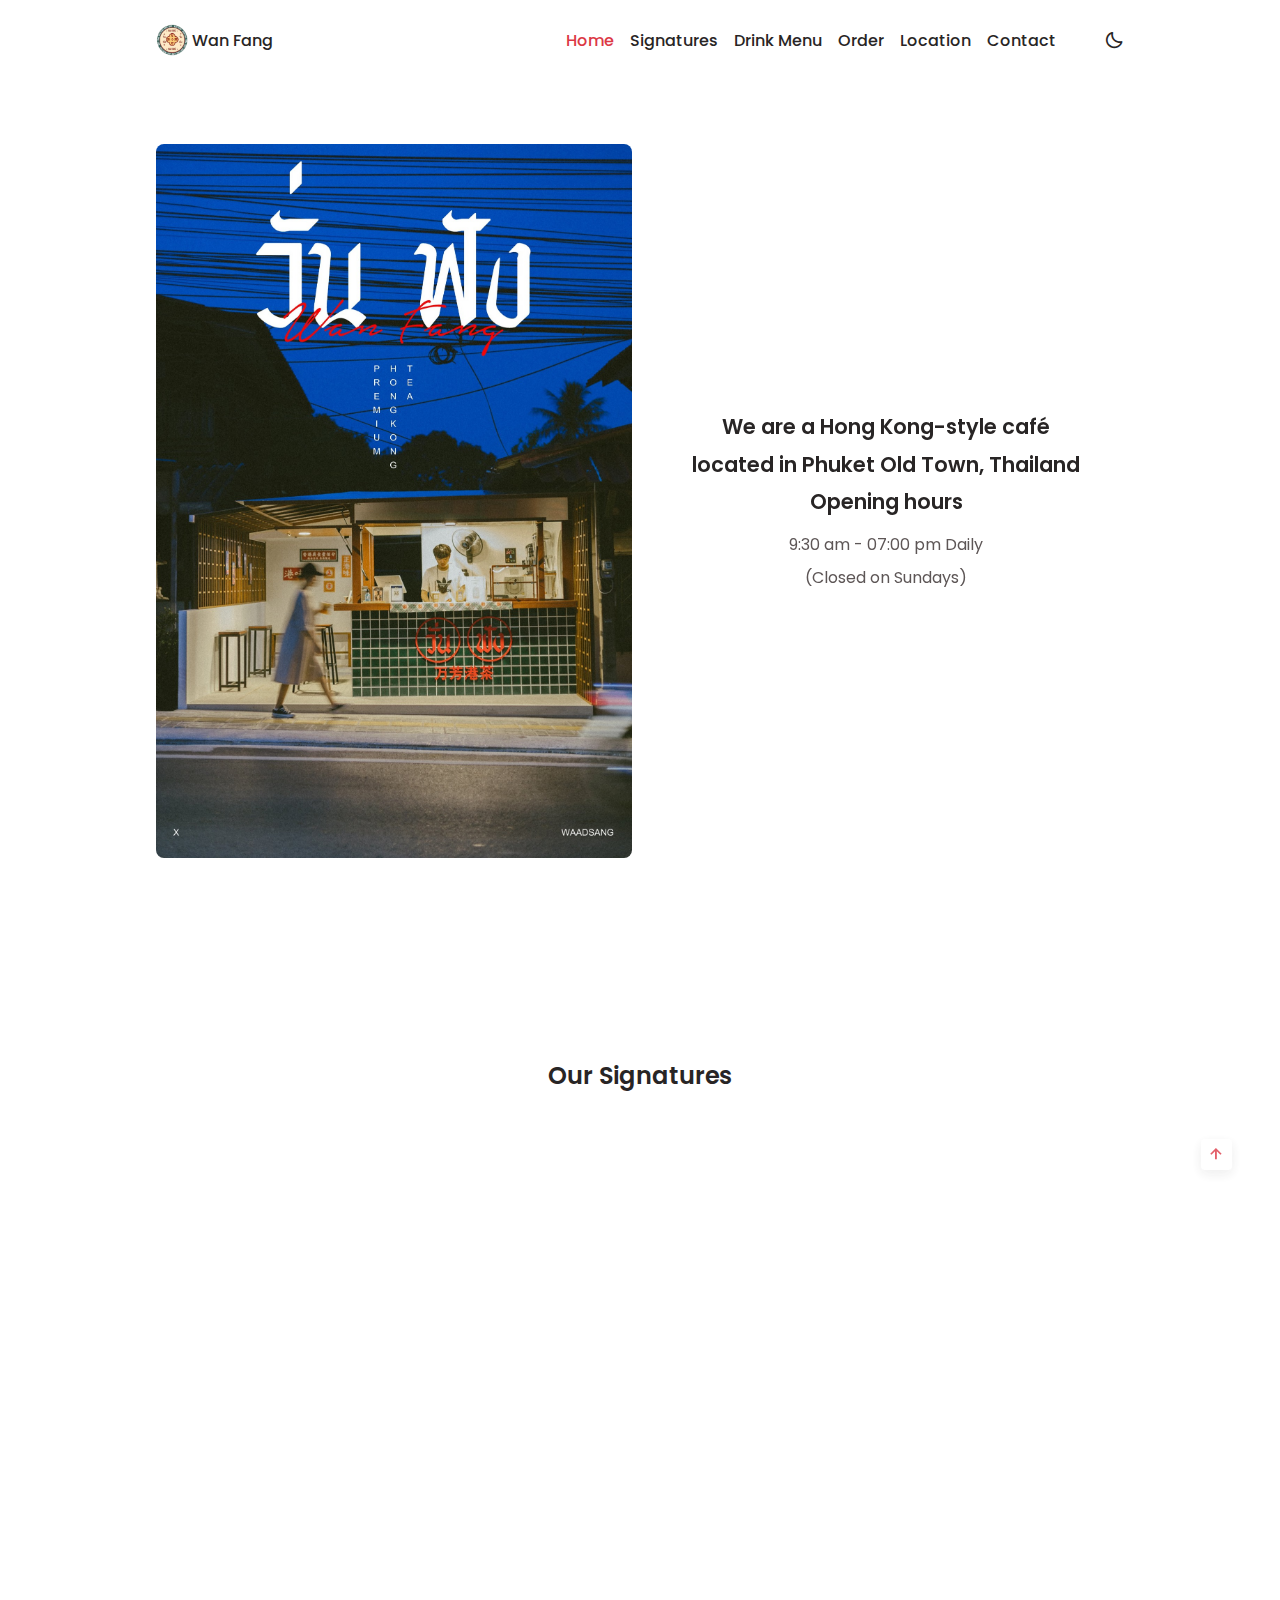
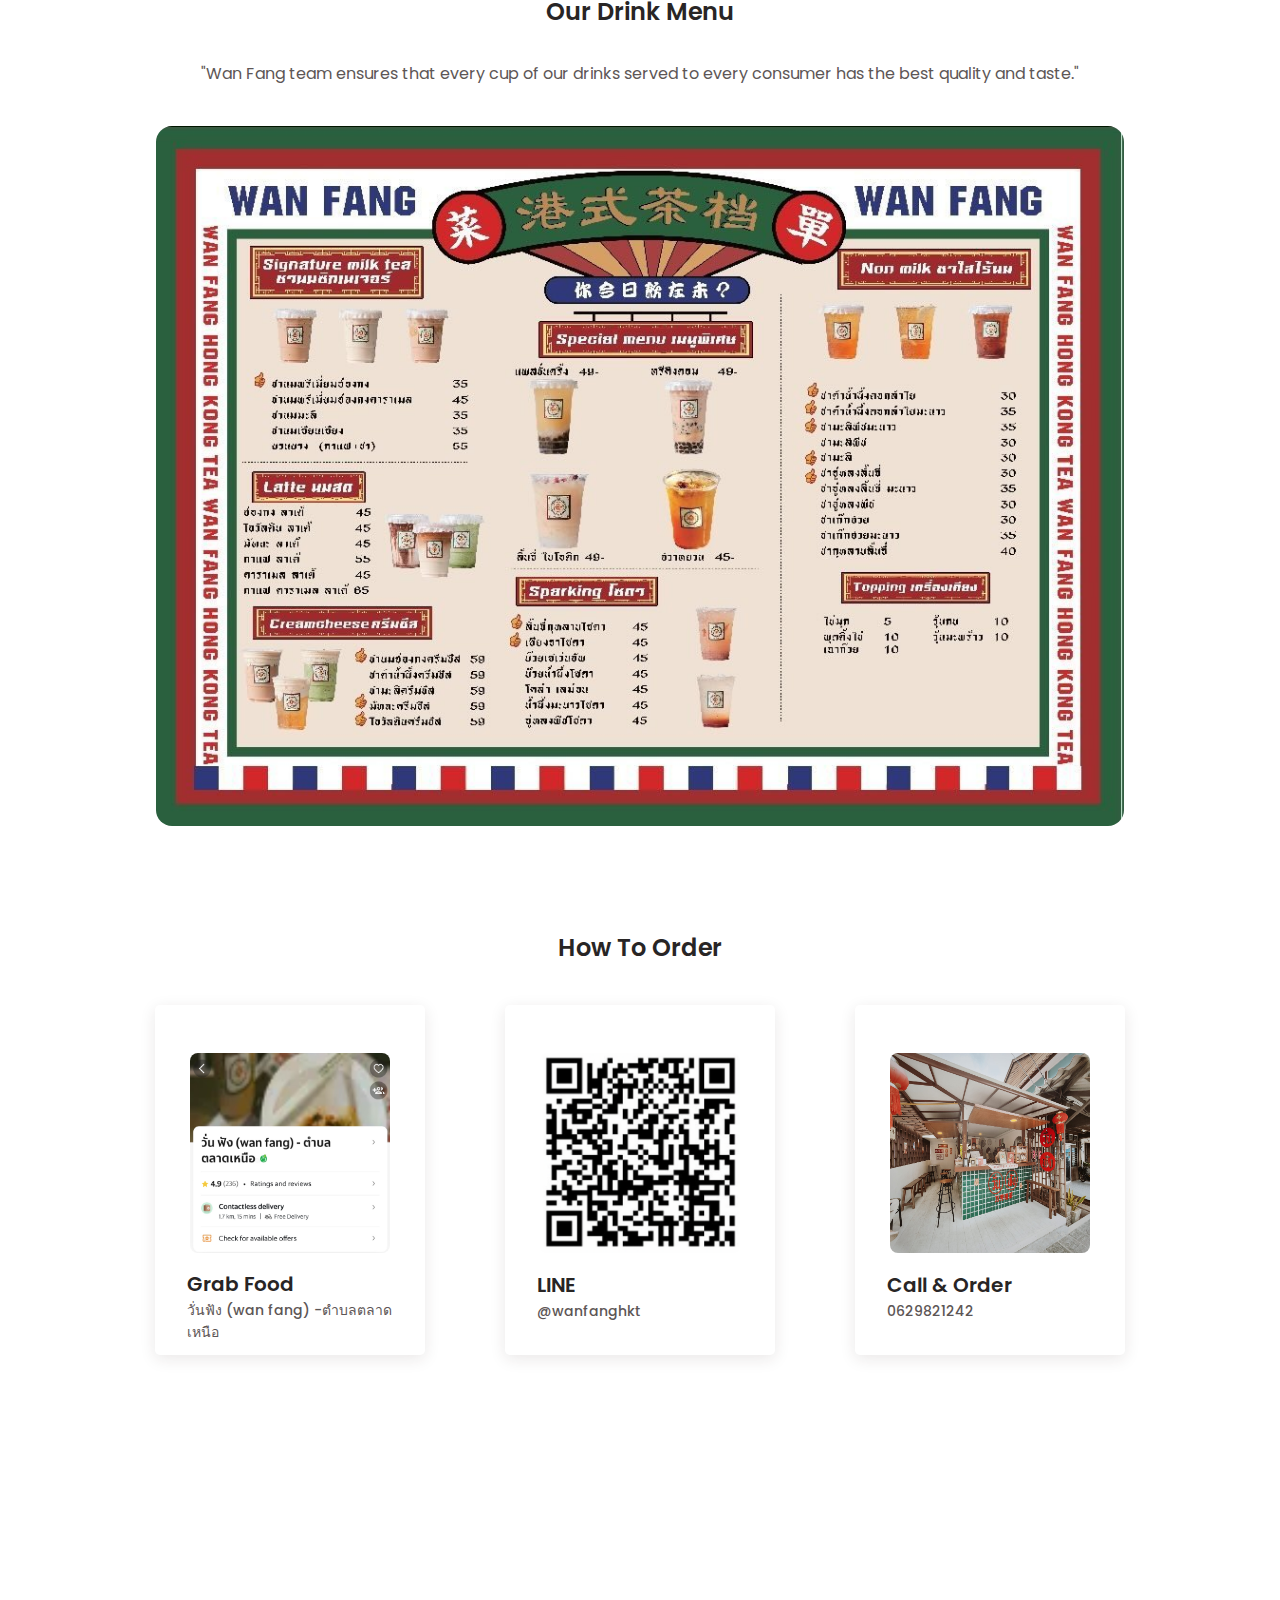
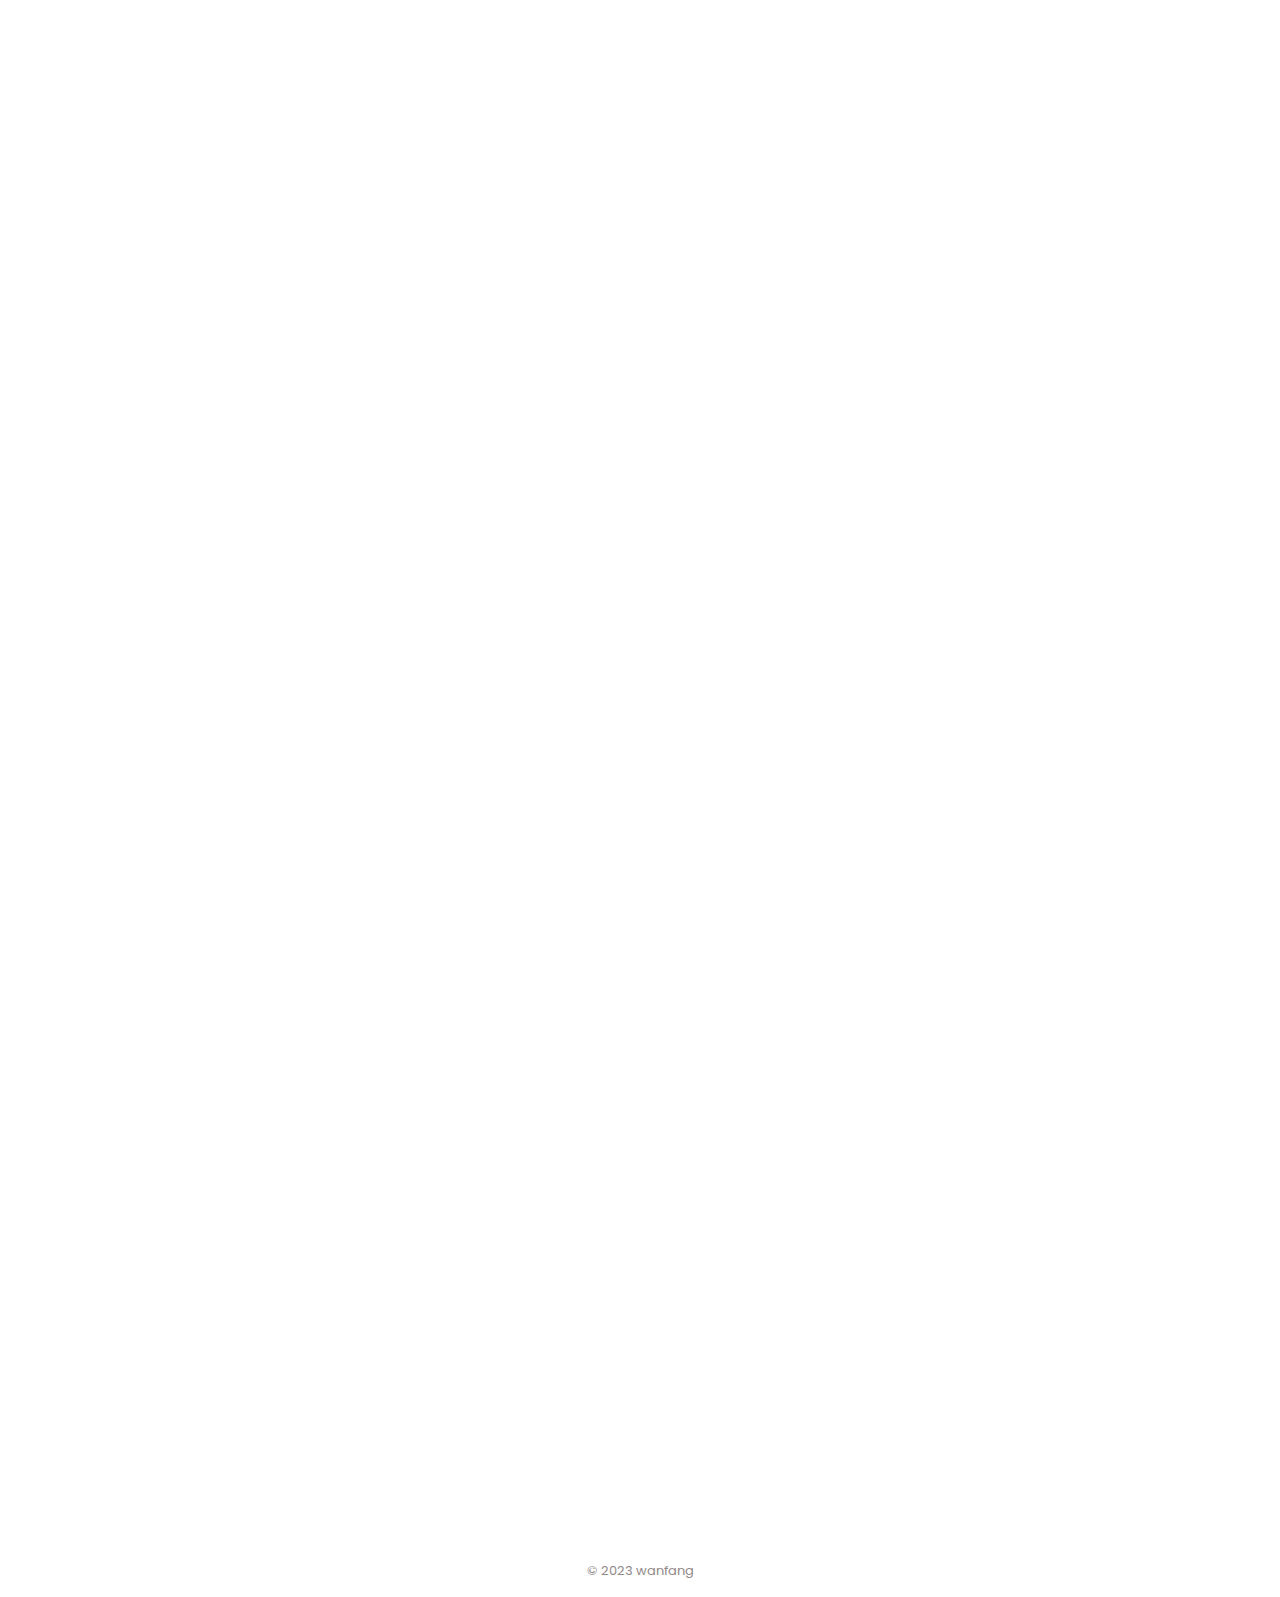
<file: index.html>
<!DOCTYPE html>
    <html lang="en">
    <head>
        <meta charset="UTF-8">
        <meta name="viewport" content="width=device-width, initial-scale=1.0">
        <!--=============== FAVICON ===============-->
        <link rel="shortcut icon" href="assets/img/logo-wanfang.png" type="image/x-icon">

        <!--=============== BOXICONS ===============-->
        <link rel="stylesheet" href="https://unpkg.com/boxicons@latest/css/boxicons.min.css">

        <!--=============== SWIPER CSS ===============--> 
        <link rel="stylesheet" href="assets/css/swiper-bundle.min.css">

        <!--=============== CSS ===============-->
        <link rel="stylesheet" href="assets/css/styles.css">

        <title>Wan Fang</title>
    </head>
    <body>
        <!--==================== HEADER ====================-->
        <header class="header" id="header">
            <nav class="nav container">
                <a href="#" class="nav__logo">
                    <img src="assets/img/logo-wanfang.png" alt="" class="nav__logo-img"> 
                  Wan Fang
                </a>

                <div class="nav__menu" id="nav-menu">
                    <ul class="nav__list">
                        <li class="nav__item">
                            <a href="#home" class="nav__link active-link">Home</a>
                        </li>
                        <li class="nav__item">
                            <a href="#signatures" class="nav__link">Signatures</a>
                        </li>
                        <li class="nav__item">
                            <a href="#menu" class="nav__link">Drink Menu</a>
                        </li>
                        <li class="nav__item">
                            <a href="#order" class="nav__link">Order</a>
                        </li>
                        <li class="nav__item">
                            <a href="#location" class="nav__link">Location</a>
                        </li>
                        <li class="nav__item">
                            <a href="#contact" class="nav__link">Contact</a>
                        </li>
                       
                    </ul>

                    <div class="nav__close" id="nav-close">
                        <i class='bx bx-x' ></i>
                    </div>
                
                </div>
                <div class="nav__btns">
                    <!-- Theme change button -->
                    <i class='bx bx-moon change-theme' id="theme-button"></i>

                    <!-- Toggle button -->
                    <div class="nav__toggle" id="nav-toggle">
                        <i class='bx bx-grid-alt' ></i>
                    </div>
                </div>
            </nav>
        </header>

        <!--==================== MAIN ====================-->
        <main class="main">
            <!--==================== HOME ====================-->
            <section class="home" id="home">
                <div class="home__container container grid">
                    <img src="assets/img/wf.jpeg" alt="" class="home__img">
                    <div class="home__data">
                        <h2 class="home__title">We are a Hong Kong-style café</h2>
                        <h2 class="home__title">located in Phuket Old Town, Thailand</h2>
                        <h3 class="home__title"> Opening hours</h3>
                        <p class="home__description">
                            9:30 am - 07:00 pm Daily
                        </p>
                        <p class="home__description">
                            (Closed on Sundays)
                        </p>
                    </div>
                </div>
            </section>

         <!--==================== Signatures ====================-->
            <section class="gift section container" id="signatures">
                <h2 class="section__title">Our Signatures</h2>
                <div class="gift__container grid">
                    <article class="gift__card">
                        <img src="assets/img/dumplings.jpeg" alt="" class="gift__img">
                        <i class='bx bx-heart gift__icon'></i>
                        <span class="gift__title">Mala Pork Dumplings</span>
                        <h3 class="gift__price">65 ฿</h3>
                    </article>

                    <article class="gift__card">
                        <img src="assets/img/bubbletea.png" alt="" class="gift__img">
                        <i class='bx bx-heart gift__icon'></i>
                        <span class="gift__title">Hong Kong Tea in Glass Bottles</span>
                        <h3 class="gift__price">79 ฿</h3>
                    </article>

                    <article class="gift__card">
                        <img src="assets/img/bread.jpeg" alt="" class="gift__img">
                        <i class='bx bx-heart gift__icon'></i>
                        <span class="gift__title">Wan Fang Egg Cake</span>
                        <h3 class="gift__price">15 ฿</h3>
                    </article>

                    <article class="gift__card">
                        <img src="assets/img/noodle.jpeg" alt="" class="gift__img">
                        <i class='bx bx-heart gift__icon'></i>
                        <span class="gift__title">Wan Fang Noodles with Pork Dumplings</span>
                        <h3 class="gift__price">75 ฿</h3>
                    </article>
                </div>
            </section>

           <!--====================  Drink Menu ====================-->
           <section class="celebrate " id="menu">
            <div class="drink__container container">
                <div class="drink">
                    <h2 class="drink__title"> Our Drink Menu</h2>
                    <p class="drink__description">
                        "Wan Fang team ensures that every cup of our drinks served to every consumer has the best quality and taste."
                    </p>
                </div>
                <img src="assets/img/manu.jpeg" alt="" class="drink__img">
            </div>
        </section>

         <!--==================== How to Oder ====================-->
         <section class="gift section container" id="order">
            <h2 class="section__title">How To Order</h2>
            <div class="gift__container2 grid">
                <article class="gift__card2">
                    <img src="assets/img/grab-food.jpg" alt="" class="gift__img">
                    <h3 class="gift__price2">Grab Food</h3>
                    <span class="gift__title2">วั่นฟัง (wan fang) -ตำบลตลาดเหนือ</span>
                </article>

                <article class="gift__card2">
                    <img src="assets/img/QR.png" alt="" class="gift__img">
                    <h3 class="gift__price2">LINE</h3>
                    <span class="gift__title2">@wanfanghkt</span>
                </article>

                <article class="gift__card2">
                    <img src="assets/img/store.jpeg" alt="" class="gift__img">
                    <h3 class="gift__price2">Call & Order
                    </h3>
                    <span class="gift__title2">0629821242</span>
                  
                </article>
            </div>
        </section>

            <!--==================== Location ====================-->
            <section class="celebrate section container" id="location">
                <div class="celebrate__container grid">
                    <div class="celebrate__data">
                        <h2 class="section__title celebrate__title">
                            Location
                        </h2>
                        <p class="celebrate__description">
                            We are located right at the intersection of Ko
                            Benz Phuket. The same direction as heading
                            toward Khao Rang - Our café is on the right.
                        </p>
                       
                    </div>

                    <img src="assets/img/map.jpeg" alt="" class="celebrate__img">
                </div>
            </section>
                  
            <!--==================== MESSAGE ====================-->
            <section class="message"  id='contact'>
                <div class="message__container grid">
                    <img src="assets/img/question_.jpeg" class="message__img">
                    <form class="message__form" action="mailto:wanfangphuket@gmail.com" method="post" enctype="text/plain">
                        <h2 class="message__title"> Got a Question?</h2>
                        <input type="email" placeholder="Write your email" class="message__input">
                        <button class="button message__button">Send</button>
                    </form>
                </div>
            </section>
        </main>

        <!--==================== FOOTER ====================-->
        <footer class="footer ">
            <div class="footer__container container grid">
                
                <div>
                    <h3 class="footer__title">Find out More About Us</h3>

                    <ul class="footer__links">
                        <li>
                            <img class="footer__icon" src="assets/img/facebook.png"/>
                            <a href="https://www.facebook.com/wanfangtea/" class="footer__link">Facebook</a>
                        </li>
                        <li>
                            <img class="footer__icon" src="assets/img/instagram.png"/>
                            <a href="https://www.instagram.com/wanfanghkt/" class="footer__link">Instagram</a>
                        </li>
                    </ul>
                </div>
               
            </div>
            <span class="footer__copy">&#169; 2023 wanfang</span>
        </footer>

        <!--=============== SCROLL UP ===============-->
        <a href="#" class="scrollup" id="scroll-up"> 
            <i class='bx bx-up-arrow-alt scrollup__icon' ></i>
        </a>

        <!--=============== SCROLL REVEAL ===============-->
        <script src="assets/js/scrollreveal.min.js"></script>

        <!--=============== SWIPER JS ===============-->
        <script src="assets/js/swiper-bundle.min.js"></script>

        <!--=============== MAIN JS ===============-->
        <script src="assets/js/main.js"></script>
    </body>
</html>
</file>
<file: assets/css/styles.css>
/*=============== GOOGLE FONTS ===============*/
@import url("https://fonts.googleapis.com/css2?family=Poppins:wght@400;500;600&display=swap");

/*=============== VARIABLES CSS ===============*/
:root {
  --header-height: 3.5rem;

  /*========== Colors ==========*/
  /*Color mode HSL(hue, saturation, lightness)*/
  --first-color: hsl(355, 70%, 54%);
  --first-color-alt: hsl(355, 66%, 50%);
  --title-color: hsl(355, 4%, 15%);
  --text-color: hsl(355, 4%, 35%);
  --text-color-light: hsl(355, 4%, 55%);
  --body-color: #fff;
  --container-color: #fff;

  /*========== Font and typography ==========*/
  /*.5rem = 8px | 1rem = 16px ...*/
  --body-font: "Poppins", sans-serif;

  --biggest-font-size: 1.5rem;
  --h1-font-size: 1.5rem;
  --h2-font-size: 1.25rem;
  --h3-font-size: 1rem;
  --normal-font-size: 0.938rem;
  --small-font-size: 0.813rem;
  --smaller-font-size: 0.75rem;

  /*========== Font weight ==========*/
  --font-medium: 500;
  --font-semi-bold: 600;

  /*========== Margenes Bottom ==========*/
  /*.5rem = 8px | 1rem = 16px ...*/
  --mb-0-25: 0.25rem;
  --mb-0-5: 0.5rem;
  --mb-1: 1rem;
  --mb-1-5: 1.5rem;
  --mb-2: 2rem;
  --mb-2-5: 2.5rem;

  /*========== z index ==========*/
  --z-tooltip: 10;
  --z-fixed: 100;
}

/* Responsive typography */
@media screen and (min-width: 968px) {
  :root {
    --biggest-font-size: 2.5rem;
    --h1-font-size: 2.25rem;
    --h2-font-size: 1.5rem;
    --h3-font-size: 1.25rem;
    --normal-font-size: 1rem;
    --small-font-size: 0.875rem;
    --smaller-font-size: 0.813rem;
  }
}

/*=============== BASE ===============*/
* {
  box-sizing: border-box;
  padding: 0;
  margin: 0;
}

html {
  scroll-behavior: smooth;
}

body,
button,
input {
  font-family: var(--body-font);
  font-size: var(--normal-font-size);
}

body {
  margin: var(--header-height) 0 0 0;
  background-color: var(--body-color);
  color: var(--text-color);
  transition: 0.4s; /*For animation dark mode*/
}

h1,
h2,
h3,
h4 {
  color: var(--title-color);
  font-weight: var(--font-semi-bold);
}

ul {
  list-style: none;
}

a {
  text-decoration: none;
}

img {
  max-width: 100%;
  height: auto;
}

button {
  cursor: pointer;
  border: none;
  outline: none;
}

/*=============== THEME ===============*/
.nav__btns {
  display: flex;
  align-items: center;
  column-gap: 1rem;
}

.change-theme {
  color: var(--title-color);
  font-size: 1.25rem;
  cursor: pointer;
}

/*========== Variables Dark theme ==========*/
body.dark-theme {
  --title-color: hsl(355, 4%, 95%);
  --text-color: hsl(355, 4%, 75%);
  --body-color: #202020;
  --container-color: #202020;
}

/*========== 
    Color changes in some parts of 
    the website, in dark theme 
==========*/
.dark-theme .scroll-header,
.dark-theme .nav__menu {
  box-shadow: 0 2px 4px hsla(0, 0%, 4%, 0.3);
}

.dark-theme .message__container {
  background-color: var(--container-color);
}

.dark-theme .message__input {
  background-color: var(--body-color);
}

.dark-theme .message__button {
  background-color: var(--first-color);
}

.dark-theme .message__button:hover {
  background-color: var(--first-color-alt);
}

.dark-theme::-webkit-scrollbar {
  background: hsl(355, 8%, 30%);
}

/*=============== REUSABLE CSS CLASSES ===============*/
.container {
  max-width: 968px;
  margin-left: var(--mb-1-5);
  margin-right: var(--mb-1-5);
}

.grid {
  display: grid;
}

.main {
  overflow: hidden;
}

.section {
  padding: 3rem;
}

.section__title {
  font-size: var(--h2-font-size);
  margin-bottom: var(--mb-2-5);
  text-align: center;
}

/*=============== HEADER ===============*/
.header {
  width: 100%;
  background-color: var(--body-color);
  position: fixed;
  top: 0;
  left: 0;
  z-index: var(--z-fixed);
  transition: 0.4s; /*For animation dark mode*/
}

/*=============== NAV ===============*/
.nav {
  height: var(--header-height);
  display: flex;
  justify-content: space-between;
  align-items: center;
}

.nav__logo,
.nav__close,
.nav__toggle {
  color: var(--title-color);
}

.nav__logo {
  display: flex;
  align-items: center;
  column-gap: 0.25rem;
  font-weight: var(--font-medium);
}

.nav__logo-img {
  width: 2rem;
}

.nav__toggle {
  display: inline-flex;
  font-size: 1.25rem;
  cursor: pointer;
}

@media screen and (max-width: 767px) {
  .nav__menu {
    position: fixed;
    background-color: var(--body-color);
    top: -100%;
    left: 0;
    width: 100%;
    padding: 2rem 0;
    border-radius: 0 0 1.5rem 1.5rem;
    box-shadow: 0 1px 4px hsla(0, 4%, 15%, 0.1);
    transition: 0.4s;
  }
}

.nav__img {
  width: 100px;
  position: absolute;
  top: 0;
  left: 0;
  transform: rotate(-15deg);
}

.nav__list {
  display: flex;
  flex-direction: column;
  align-items: center;
  row-gap: 1rem;
}

.nav__link {
  color: var(--title-color);
  font-weight: var(--font-medium);
  transition: 0.3s;
}

.nav__link:hover {
  color: var(--first-color);
}

.nav__close {
  font-size: 2rem;
  position: absolute;
  top: 0.5rem;
  right: 1rem;
  cursor: pointer;
}

/* Show menu */
.show-menu {
  top: 0;
}

/* Change background header */
.scroll-header {
  box-shadow: 0 1px 4px hsla(0, 4%, 15%, 0.1);
}

/* Active link */
.active-link {
  color: var(--first-color);
}

/*=============== HOME ===============*/
.home {
  margin: 3rem;
  display: flex;
  justify-content: center;
  padding-top: 3rem;
  align-items: center;
}

.home__img {
  justify-self: center;
  border-radius: 0.5rem;
}

.home__data {
  display: flex;
  flex-direction: column;
  justify-content: center;
  align-items: center;
  text-align: center;
  padding: 2rem;
  font-size: 1rem !important;
}

.home__title {
  line-height: 140%;
  margin-bottom: var(--mb-0-5);
}

.home__description {
  text-align: center;
}

/*=============== BUTTONS ===============*/
.button {
  display: inline-block;
  background-color: var(--first-color);
  color: #fff;
  padding: 1.15rem 2.75rem;
  font-weight: var(--font-medium);
  border-radius: 3rem;
  transition: 0.3s;
}

.button:hover {
  background-color: var(--first-color-alt);
}

/*=============== GIVING ===============*/
.giving__container {
  grid-template-columns: repeat(2, 1fr);
  gap: 2.5rem 1.5rem;
}

.giving__content {
  text-align: center;
}

.giving__img {
  width: 100px;
  transition: 0.3s;
}

.giving__title {
  font-size: var(--h3-font-size);
  margin-bottom: var(--mb-0-25);
}

.giving__description {
  font-size: var(--small-font-size);
}

.giving__img:hover {
  transform: translateY(-0.25rem);
}

/*=============== CELEBRATE ===============*/
.celebrate__container {
  column-gap: 0.5rem;
}

.celebrate__data {
  text-align: center;
}

.celebrate__title {
  margin-bottom: var(--mb-1-5);
  margin: 2rem;
}

.celebrate__description {
  margin: 2rem;
  margin-bottom: var(--mb-2-5);
}

.celebrate__img {
  border-radius: 1rem;
  width: 400px;
  justify-self: center;
}
/*=============== Drink ===============*/
.drink__container {
  column-gap: 0.5rem;
  display: flex;
  justify-content: center;
  flex-direction: column;
  align-items: center;
}
.drink__img {
  justify-self: center;
  border-radius: 1rem;
}

.drink__data {
  text-align: center;
}

.drink__title {
  text-align: center;
  margin: 2rem;
  line-height: 140%;
  margin-bottom: var(--mb-0-5);
}

.drink__description {
  margin: 2rem;
  margin-bottom: var(--mb-2-5);
}
/*=============== GIFT ===============*/
.gift__container {
  grid-template-columns: repeat(2, 1fr);
  gap: 1.5rem;
}

.gift__card {
  display: grid;
  position: relative;
  background-color: var(--container-color);
  box-shadow: 0 4px 16px hsla(355, 25%, 15%, 0.1);
  padding: 1.5rem 1rem 1rem;
  border-radius: 0.3rem;
}

.gift__img {
  justify-self: center;
  transition: 0.3s;
  border-radius: 0.5rem;
  margin: 1rem;
}

.gift__icon {
  font-size: 1.25rem;
  color: var(--first-color);
  position: absolute;
  top: 1rem;
  right: 1rem;
  cursor: pointer;
}

.gift__price {
  font-size: var(--h3-font-size);
}

.gift__title {
  font-size: var(--smaller-font-size);
  font-weight: var(--font-medium);
}

.gift__card:hover .gift__img {
  transform: translateY(-0.25rem);
}
/*=============== GIFT2 ===============*/
.gift__container2 {
  grid-template-columns: repeat(2, 1fr);
  gap: 1.5rem;
}

.gift__card2 {
  display: grid;
  position: relative;
  background-color: var(--container-color);
  box-shadow: 0 4px 16px hsla(355, 25%, 15%, 0.1);
  padding: 1.5rem 1rem 1rem;
  border-radius: 0.3rem;
}

.gift__img2 {
  justify-self: center;
  transition: 0.3s;
  border-radius: 0.5rem;
  margin: 1rem;
}

.gift__icon2 {
  font-size: 1.25rem;
  color: var(--first-color);
  position: absolute;
  top: 1rem;
  right: 1rem;
  cursor: pointer;
}

.gift__price2 {
  font-size: var(--h3-font-size);
}

.gift__title2 {
  font-size: var(--smaller-font-size);
  font-weight: var(--font-medium);
}

.gift__card:hover .gift__img2 {
  transform: translateY(-0.25rem);
}

/*=============== NEW ===============*/
.new__card {
  position: relative;
  width: 230px;
  background-color: var(--container-color);
  box-shadow: 0 4px 16px hsla(355, 25%, 15%, 0.1);
  padding: 1rem 1rem 1.5rem;
  border-radius: 0.75rem;
  text-align: center;
  margin-bottom: 4rem;
  overflow: hidden;
}

.new__overlay {
  width: 250px;
  height: 250px;
  background-color: var(--first-color);
  border-radius: 50%;
  position: absolute;
  top: -5rem;
  left: -0.65rem;
  z-index: 0;
}

.new__img {
  position: relative;
  width: 150px;
  margin-bottom: var(--mb-2);
  transition: 0.3s;
}

.new__price {
  font-size: var(--h2-font-size);
}

.new__title {
  font-weight: var(--font-medium);
}

.new__button {
  display: flex;
  padding: 0.5rem;
  border-radius: 0.25rem 0.25rem 0.75rem 0.25rem;
  position: absolute;
  right: 0;
  bottom: 0;
}

.new__icon {
  font-size: 1.25rem;
}

.new__card:hover .new__img {
  transform: translateY(-0.5rem);
}

/*Class Swiper*/
.swiper-pagination-bullet {
  background-color: var(--text-color);
}

.swiper-pagination-bullet-active {
  background-color: var(--first-color);
}

/*=============== MESSAGE ===============*/
.message__container {
  margin: 3rem;
  border-radius: 1.25rem;
}

.message__form {
  text-align: center;
}

.message__title {
  margin: 1rem;
}

.message__input {
  background: #fff;
  color: var(--text-color);
  padding: 1rem 1.5rem;
  border-radius: 3rem;
  border: 2px solid;
  outline: none;
  margin-bottom: var(--mb-1);
}

.message__button {
  background-color: var(--title-color);
  margin: 0.5rem;
}

.message__button:hover {
  background-color: var(--title-color);
}

.message__img {
  width: 200px;
  justify-self: center;
  border-radius: 1rem;
}

/*=============== FOOTER ===============*/
.footer {
  margin-top: 5rem;
  overflow: hidden;
}

.footer__container {
  position: relative;
  row-gap: 2rem;
}

.footer__logo {
  display: flex;
  align-items: center;
  column-gap: 0.25rem;
  color: var(--title-color);
  font-weight: var(--font-medium);
}

.footer__logo-img {
  width: 1.5rem;
}

.footer__description {
  font-size: var(--small-font-size);
}

.footer__logo,
.footer__title {
  margin-bottom: var(--mb-1);
}

.footer__title {
  font-size: var(--h3-font-size);
}

.footer__icon {
  padding-top: 10px;
  margin-right: 0.5rem;
}

.footer__links,
.footer__aviables {
  display: flex;
  flex-direction: column;
  row-gap: 0.75rem;
  justify-items: center;
}

.footer__link {
  color: var(--text-color);
  transition: 0.3s;
}

.footer__link:hover {
  color: var(--title-color);
}

.footer__aviable-img {
  width: 100px;
  cursor: pointer;
}

.footer__copy {
  display: block;
  margin: 3.5rem 0 1rem 0;
  text-align: center;
  font-size: var(--smaller-font-size);
  color: var(--text-color-light);
}

.footer__img1,
.footer__img2 {
  position: absolute;
  width: 100px;
}

.footer__img1 {
  top: 25%;
  right: 2rem;
}

.footer__img2 {
  top: 75%;
  right: -4rem;
}

/*=============== SCROLL UP ===============*/
.scrollup {
  position: fixed;
  right: 1rem;
  bottom: -30%;
  background-color: var(--container-color);
  box-shadow: 0 4px 12px hsla(0, 0%, 20%, 0.1);
  display: inline-flex;
  padding: 0.35rem;
  border-radius: 0.25rem;
  z-index: var(--z-tooltip);
  opacity: 0.8;
  transition: 0.4s;
}

.scrollup:hover {
  opacity: 1;
}

.scrollup__icon {
  font-size: 1.25rem;
  color: var(--first-color);
}

/* Show Scroll Up*/
.show-scroll {
  bottom: 3rem;
}

/*=============== SCROLL BAR ===============*/
::-webkit-scrollbar {
  width: 0.6rem;
  background: hsl(355, 8%, 44%);
  border-radius: 1rem;
}

::-webkit-scrollbar-thumb {
  background: hsl(355, 32%, 17%);
  border-radius: 1rem;
}

/*=============== BREAKPOINTS ===============*/
/* For small devices */
@media screen and (max-width: 400) {
  .home {
    padding: 0;
  }
  .home__data {
    padding: 0;
  }
  .home__img {
    margin-bottom: 1rem;
  }
  .home__title {
    font-size: 15px !important;
  }
  .home__container {
    margin: 0 0.5 0 0 !important;
  }
  .home__description {
    font-size: 13px;
  }
  .container {
    margin-left: var(--mb-1);
    margin-right: var(--mb-1);
  }

  .giving__container {
    gap: 1rem;
  }
  .drink__title {
    margin: 0 0 1rem 0 !important;
  }
  .gift__img {
    width: 300px;
  }
  .drink__description {
    margin: 0 0 0.5rem 0rem !important;
  }
  .gift__container {
    grid-template-columns: repeat(2, 150px) !important;
    gap: 2rem !important;
    justify-content: center;
  }
  .gift__container2 {
    gap: 2rem !important;
    grid-template-columns: repeat(2, 150px) !important;
    justify-content: center;
  }
  .message__img {
    width: 250px;
  }
}
@media screen and (max-width: 390px) {
  .home {
    padding: 0;
  }
  .home__data {
    padding: 0;
  }
  .home__img {
    margin-bottom: 1rem;
  }
  .home__title {
    font-size: 15px !important;
  }
  .home__container {
    margin: 0 0.5 0 0 !important;
  }
  .home__description {
    font-size: 13px;
  }
  .container {
    margin-left: var(--mb-1);
    margin-right: var(--mb-1);
  }

  .giving__container {
    gap: 1rem;
  }
  .drink__title {
    margin: 0 0 1rem 0 !important;
  }
  .gift__img {
    width: 300px;
  }
  .drink__description {
    margin: 0 0 0.5rem 0rem !important;
  }
  .gift__container {
    grid-template-columns: repeat(2, 150px) !important;
    gap: 2rem !important;
    justify-content: center;
  }
  .gift__container2 {
    gap: 2rem !important;
    grid-template-columns: repeat(2, 150px) !important;
    justify-content: center;
  }
  .message__img {
    width: 250px;
  }
}

/* */
/* For medium devices */
@media screen and (min-width: 576px) {
  .home__description {
    padding: 0 8rem;
  }

  .giving__container {
    grid-template-columns: repeat(2, 142px);
    justify-content: center;
    gap: 2.5rem 3.5rem;
  }

  .celebrate__description {
    padding: 0 4rem;
  }

  .gift__container {
    grid-template-columns: repeat(2, 180px);
    justify-content: center;
    gap: 2rem;
  }
  .gift__container2 {
    grid-template-columns: repeat(2, 180px);
    justify-content: center;
    gap: 2rem;
  }

  .message__input,
  .message__button {
    width: 60%;
  }
  .message__img {
    width: 350px;
  }
  .footer__container {
    grid-template-columns: repeat(2, 1fr);
  }
}
@media screen and (min-width: 767px) {
  body {
    margin: 0;
  }
  .section {
    padding: 6.5rem 0 2rem;
  }
  /* .home__title {
    font-size: 15px;
  } */
  .nav {
    height: calc(var(--header-height) + 1.5rem);
    column-gap: 3rem;
  }
  .nav__toggle,
  .nav__close,
  .nav__img {
    display: none;
  }
  .nav__menu {
    margin-left: auto;
  }
  .nav__list {
    flex-direction: row;
    column-gap: 1rem;
  }
  .dark-theme .nav__menu {
    box-shadow: none;
  }

  .home__container,
  .celebrate__container,
  .message__container {
    grid-template-columns: repeat(2, 1fr);
    align-items: center;
  }

  .home__data {
    display: flex;
    flex-direction: column;
    justify-content: center;
    align-items: center;
    text-align: center;
    padding: 2rem;
    font-size: 0.6rem;
  }

  .home__description {
    padding: 0;
  }

  .giving__container {
    grid-template-columns: repeat(3, 142px);
    column-gap: 5rem;
  }

  .celebrate__data,
  .celebrate__title {
    text-align: initial;
  }
  .celebrate__description {
    padding: 0;
  }

  .gift__container {
    grid-template-columns: repeat(2, 142px);
    justify-content: center;
    gap: 2rem;
  }
  .gift__container2 {
    grid-template-columns: repeat(2, 142px);
    justify-content: center;
    gap: 2rem;
  }
  .gift__card {
    height: 300px;
  }

  .gift__img {
    height: 130px;
    width: 150px;
  }

  .gift__card2 {
    height: 300px;
  }

  .gift__img2 {
    height: 130px;
    width: 150px;
  }

  .footer__container {
    grid-template-columns: repeat(3, 1fr);
  }
}
@media screen and (max-width: 820px) {
  /* .home__container {
    margin: 3rem;
    column-gap: 1rem;
  } */

  .gift__container {
    grid-template-columns: repeat(2, 240px);
    gap: 4rem;
  }
  .gift__card {
    height: 300px;
  }

  .gift__img {
    height: 130px;
    width: 150px;
  }

  .gift__container2 {
    grid-template-columns: repeat(2, 250px);
    gap: 5rem;
  }
  .gift__card2 {
    height: 300px;
  }

  .gift__img2 {
    height: 130px;
    width: 150px;
  }
}
/* For large devices */
@media screen and (min-width: 900px) {
  .container {
    margin-left: auto;
    margin-right: auto;
  }
  .home__container {
    margin: 3rem;
    column-gap: 1rem;
  }
  .home__img {
    width: 500px;
  }
  .home__title {
    font-size: 1.3rem;
  }
  .home__description {
    padding-top: 0.5rem;
  }

  .giving__container {
    column-gap: 8rem;
    padding-top: 2rem;
  }
  .giving__img {
    width: 120px;
  }
  .celebrate {
    margin-top: 3rem;
  }
  .celebrate__img {
    width: 450px;
  }
  .celebrate__description {
    padding-right: 7rem;
  }

  .gift__container {
    grid-template-columns: repeat(4, 240px);
    gap: 5rem;
  }
  .gift__card {
    height: 350px;
    padding: 2rem;
  }
  .gift__img {
    width: 200px;
    height: 200px;
  }
  .gift__title {
    font-size: var(--small-font-size);
  }

  .gift__container2 {
    grid-template-columns: repeat(3, 270px);
    gap: 5rem;
  }
  .gift__card2 {
    height: 350px;
    padding: 2rem;
  }
  .gift__img2 {
    width: 200px;
    height: 200px;
  }
  .gift__title2 {
    font-size: var(--small-font-size);
  }

  .drink__img {
    width: 1000px;
    height: 700px;
    justify-self: center;
    border-radius: 1rem;
  }

  .new__container {
    padding-top: 2rem;
  }
  .new__card {
    margin-bottom: 5rem;
  }
  .new__price {
    font-size: var(--h3-font-size);
  }

  .message__container {
    padding: 3.5rem 0;
    grid-template-columns: repeat(2, max-content);
    column-gap: 10rem;
    justify-content: center;
  }

  .message__form {
    text-align: initial;
  }
  .message__title {
    font-size: var(--h1-font-size);
  }
  .message__input {
    display: block;
    width: 280px;
  }
  .message__button {
    width: initial;
  }
  .message__img {
    width: 400px;
  }

  .footer__container {
    grid-template-columns: repeat(4, max-content);
    justify-content: space-between;
  }
  .footer__copy {
    margin-top: 7rem;
  }
  .footer__img1,
  .footer__img2 {
    width: 120px;
  }
  .footer__img1 {
    top: 100%;
    left: 0;
  }
  .footer__img2 {
    top: 40%;
    right: -7rem;
  }

  .scrollup {
    right: 3rem;
  }
}
</file>
